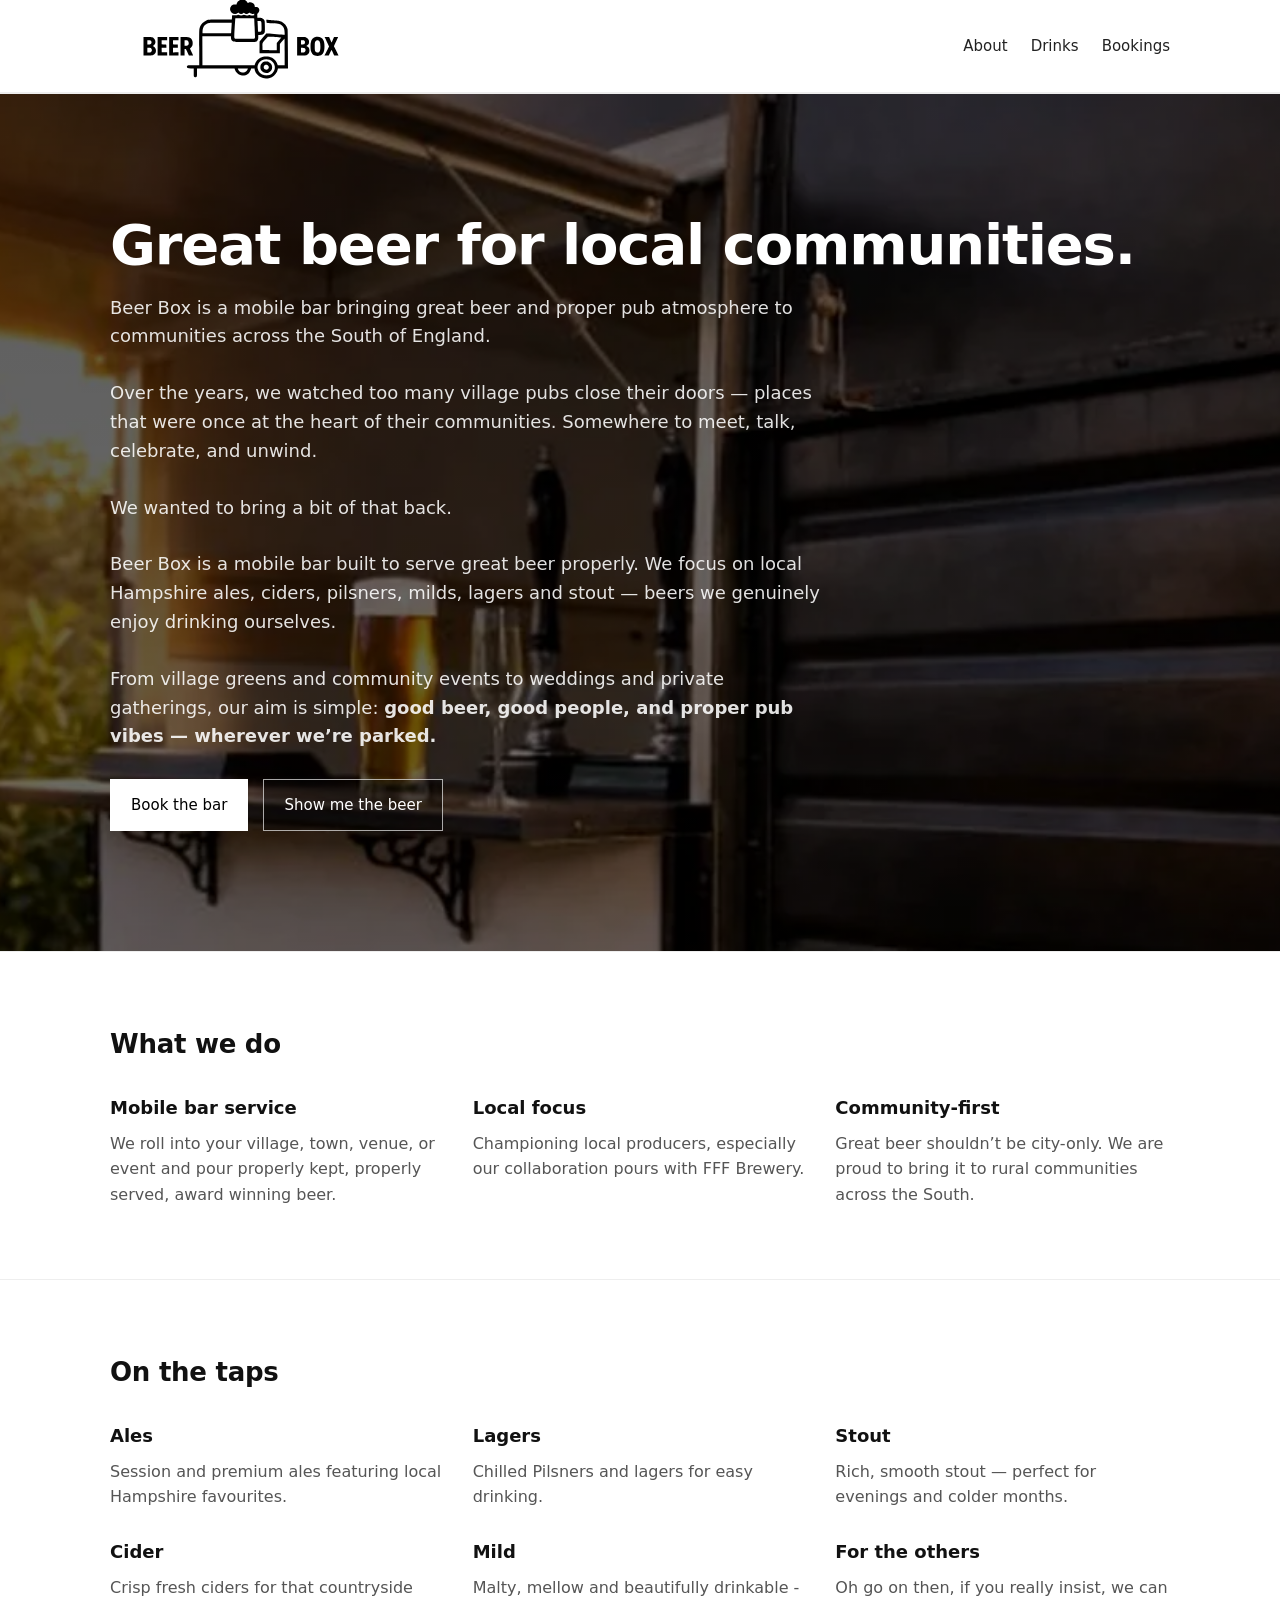
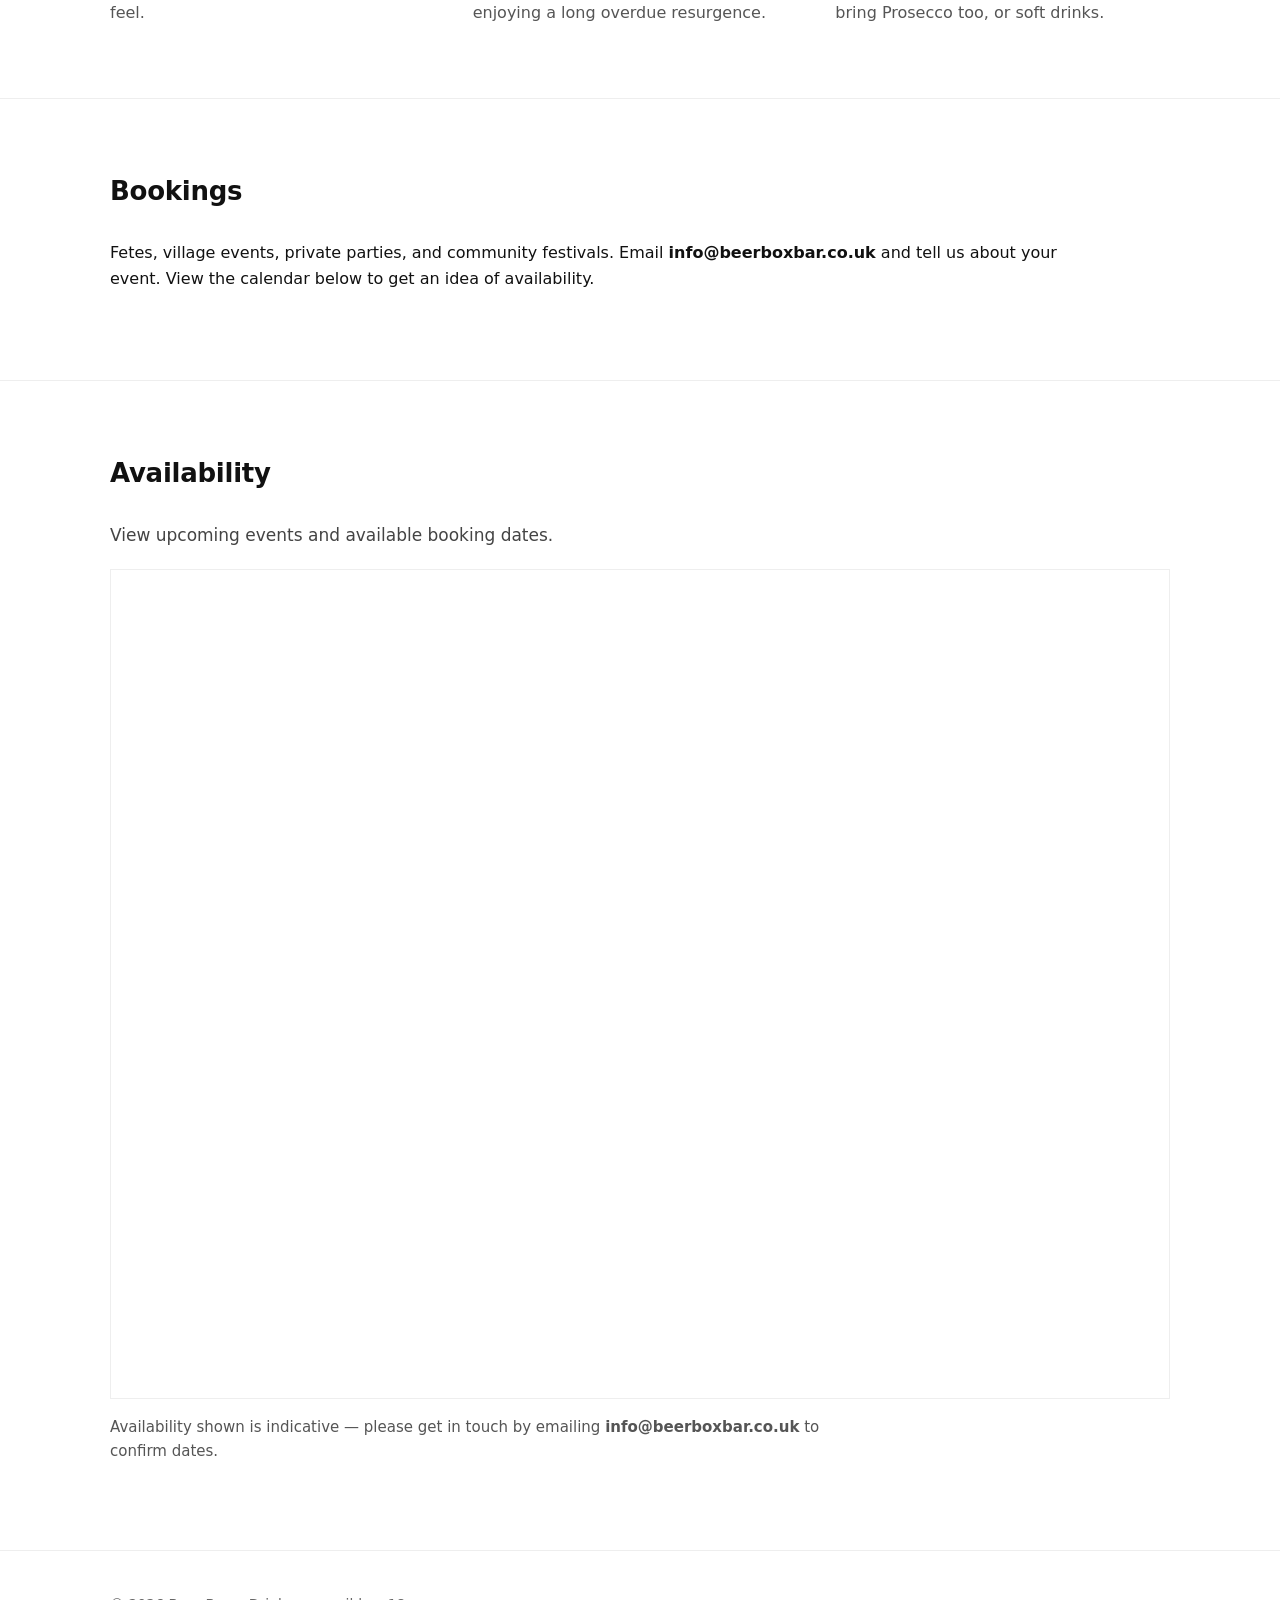
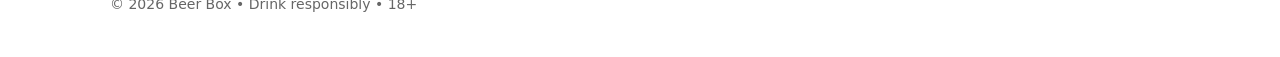
<file: index.html>
<!doctype html>
<html lang="en">
<head>
  <meta charset="utf-8">
  <title>Beer Box</title>
  <meta name="viewport" content="width=device-width, initial-scale=1">

  <style>
    /* ===== Base ===== */
    * { box-sizing: border-box; }
    body {
      margin: 0;
      font-family: system-ui, -apple-system, Segoe UI, Roboto, Helvetica, Arial, sans-serif;
      color: #111;
      background: #fff;
      line-height: 1.6;
    }
    a { color: inherit; text-decoration: none; }
    .wrap { max-width: 1100px; margin: 0 auto; padding: 0 20px; }

    /* ===== Header ===== */
   
header {
  position: sticky;
  top: 0;
  z-index: 100;
  background: #fff;
  border-bottom: 1px solid #eee;
}

    .nav {
      display: flex;
      align-items: center;
      justify-content: space-between;
      height: 92px;
      gap: 16px;
    }

    /* Logo switching */
    .brand { display: inline-flex; align-items: center; }
    .logo-wide { display: block; }
    .logo-square { display: none; }

    /* Ensures logo is visible (black) on white background */
    .brand svg {
      display: block;
      height: auto;
      color: #000;              /* currentColor = black */
      max-width: 100%;
    }


.logo-wide svg {
  width: clamp(220px, 22vw, 340px); /* responsive: grows on large screens */
}

.logo-square svg {
  width: 82px;
  height: 82px;
}


    @media (max-width: 640px) {
      .logo-wide { display: none; }
      .logo-square { display: block; }
    }

    nav a {
      margin-left: 18px;
      font-size: 15px;
      color: #222;
    }
    nav a:hover { text-decoration: underline; }

    /* ===== Hero ===== */
    .hero {
      padding: 88px 0 72px;
    }
    .hero h1 {
      font-size: clamp(32px, 5vw, 56px);
      font-weight: 650;
      letter-spacing: -0.02em;
      margin: 0 0 18px;
      line-height: 1.1;
    }
    .hero p {
      max-width: 720px;
      font-size: 18px;
      color: #444;
      margin: 0 0 28px;
    }
    .actions a {
      display: inline-block;
      padding: 13px 20px;
      border: 1px solid #000;
      margin-right: 10px;
      font-size: 15px;
    }
    .actions a.primary { background: #000; color: #fff; }

    /* ===== Sections ===== */
    section {
      padding: 72px 0;
      border-top: 1px solid #eee;
    }
    h2 {
      font-size: 26px;
      font-weight: 600;
      margin: 0 0 28px;
      letter-spacing: -0.01em;
    }
    .grid {
      display: grid;
      grid-template-columns: repeat(3, 1fr);
      gap: 28px;
    }
    @media (max-width: 900px) {
      .grid { grid-template-columns: 1fr; }
    }
    .card h3 {
      margin: 0 0 8px;
      font-size: 18px;
      font-weight: 600;
    }
    .card p {
      margin: 0;
      color: #555;
    }

    /* ===== Footer ===== */
    footer {
      padding: 42px 0;
      border-top: 1px solid #eee;
      font-size: 14px;
      color: #666;
    }
/* ===== Hero with background photo ===== */
.hero.hero--photo {
  position: relative;
  padding: 120px 0 120px;
  min-height: 70vh;

  background-image:
    linear-gradient(rgba(0,0,0,0.60), rgba(0,0,0,0.55)),
    image-set(
      url("assets/images/about-bg-960x540.webp") 1x,
      url("assets/images/about-bg-1920x1080.webp") 2x
    );
  background-size: cover;
  background-position: center;
  background-repeat: no-repeat;
}

@media (max-width: 640px) {
  .hero.hero--photo {
    min-height: 62vh;
    padding: 96px 0 96px;
  }
}

.hero.hero--photo h1,
.hero.hero--photo p { color: #fff; }
.hero.hero--photo p { color: rgba(255,255,255,0.88); }

/* Buttons */
.hero.hero--photo .actions a {
  display: inline-block;
  padding: 13px 20px;
  border: 1px solid rgba(255,255,255,0.85);
  color: #fff;
}

.hero.hero--photo .actions a.primary {
  background: #fff;
  color: #000;
  border-color: #fff;
}

.hero.hero--photo .actions a.secondary {
  background: rgba(0,0,0,0.35);
  border-color: rgba(255,255,255,0.65);
}
.hero.hero--photo .actions a.secondary:hover {
  background: rgba(0,0,0,0.48);
}
 /* ===== Bookings section logo (bottom-right) ===== */
.bookings__inner{
  position: relative;
  padding-right: 120px; /* creates room so text doesn't collide with logo */
}

.bookings__logo{
  position: absolute;
  right: 0;
  bottom: 0;
  width: 96px;         /* adjust to taste */
  height: 96px;
  color: #000;         /* black logo */
  opacity: 0.95;
}

.bookings__logo svg{
  display: block;
  width: 100%;
  height: 100%;
}

/* Mobile: keep it tidy and not too dominant */
@media (max-width: 640px){
  .bookings__inner{ padding-right: 0; padding-bottom: 110px; }
  .bookings__logo{
    right: 0;
    bottom: 0;
    width: 82px;
    height: 82px;
    opacity: 0.9;
  }
}
/* ===== Availability calendar ===== */
.calendar-section {
  padding: 72px 0;
  border-top: 1px solid #eee;
}

.calendar-intro {
  max-width: 720px;
  font-size: 17px;
  color: #444;
  margin-bottom: 20px;
}

.calendar-embed {
  border: 1px solid #eee;
}

.calendar-embed iframe {
  width: 100%;
  height: 820px;
  border: 0;
}

.calendar-note {
  max-width: 720px;
  margin-top: 16px;
  color: #555;
  font-size: 15px;
}

/* Mobile */
@media (max-width: 640px) {
  .calendar-embed iframe {
    height: 560px;
  }
}
  </style>
</head>

<body>

  <!-- Header -->
  <header>
    <div class="wrap nav">
      <a class="brand" href="#top" aria-label="Beer Box Bar Home">
        <!-- Wide (desktop) -->
        <span class="logo-wide" aria-hidden="false">
          <svg viewBox="0 0 1536 1024" xmlns="http://www.w3.org/2000/svg" role="img" aria-label="Beer Box Bar wide logo">
            <path fill="currentColor" d="m 834.91841,687.82416 c -14.7141,-3.8551 -29.09524,-13.9005 -37.6201,-26.27827 -4.28059,-6.21523 -8.54439,-17.62922 -8.57434,-22.95309 l -0.0211,-3.75 h -9.42904 -9.42904 l -1.65916,5.70729 c -7.13075,24.52897 -27.99943,37.09727 -53.59627,32.27877 -15.75155,-2.9652 -30.54096,-17.19343 -34.02717,-32.73606 l -1.17758,-5.25 H 577.04375 474.70288 v 21.06574 c 0,12.53582 -0.41692,21.84482 -1.02964,22.98962 -1.56842,2.9306 -6.64771,5.1744 -10.03116,4.4313 -1.60316,-0.3521 -3.82031,-1.7913 -4.92701,-3.1983 -1.87364,-2.3819 -2.01219,-4.0291 -2.01219,-23.92322 V 634.8428 h -15.77749 c -17.0867,0 -19.36095,-0.60372 -21.27906,-5.64875 -1.29833,-3.41486 1.20106,-9.07549 4.57328,-10.35761 1.51987,-0.57785 15.13966,-0.99364 32.54837,-0.99364 h 29.9349 v -97.34004 c 0,-93.6634 0.0746,-97.63177 1.97544,-105.06395 2.83324,-11.07785 7.37792,-18.93394 16.02433,-27.70021 5.82082,-5.90151 9.40375,-8.54149 16.0013,-11.79013 13.90302,-6.84585 16.10568,-7.03098 84.1254,-7.07078 l 59.62647,-0.0349 0.87353,-11.75 0.87353,-11.75 12.5,0.27629 c 10.46225,0.23124 13.15208,-0.026 16.5,-1.57777 3.90415,-1.80962 4.10322,-1.80852 8.30762,0.046 6.1483,2.71195 17.41166,2.71682 22.68816,0.01 l 3.97532,-2.03947 5.01445,2.02086 c 6.3039,2.5405 15.12008,2.69679 20.30236,0.35991 3.69949,-1.66824 4.0905,-1.65913 9.7828,0.2279 4.64937,1.5413 7.60223,1.85204 13.67929,1.43952 l 7.75,-0.52607 v -4.97549 c 0,-4.34924 -0.22026,-4.88384 -1.75,-4.24741 -6.50209,2.70514 -17.05755,1.20162 -22.2525,-3.16964 l -3.09343,-2.60296 -2.21568,2.08153 c -7.00562,6.58143 -19.38014,6.72646 -25.11209,0.29432 l -1.9237,-2.15869 -2.5763,2.45706 c -3.34772,3.19259 -7.16514,4.58411 -12.5763,4.58411 -5.46347,0 -9.23209,-1.39472 -12.69543,-4.69843 l -2.69543,-2.57119 -3.08563,2.59638 c -8.24262,6.93571 -23.54119,6.05775 -32.81865,-1.88341 -11.45773,-9.80738 -12.26746,-27.02184 -1.77869,-37.81399 5.60648,-5.76865 12.33437,-8.05833 21.7076,-7.38768 6.04685,0.43265 6.86623,0.28355 6.86623,-1.24947 0,-3.47821 3.10617,-10.41579 6.53934,-14.60552 2.19057,-2.67331 5.89869,-5.4616 9.85071,-7.40718 5.31499,-2.61656 7.5297,-3.12734 13.72385,-3.16513 12.52931,-0.0765 24.24382,6.08599 28.89308,15.1993 l 1.93799,3.79878 3.73896,-1.90623 c 5.8124,-2.96333 15.4015,-2.58496 22.28164,0.8792 7.28303,3.66701 11.20279,9.19958 11.82385,16.68885 l 0.45979,5.54439 6.18381,-0.13409 c 9.04608,-0.19615 13.83172,2.71812 17.02884,10.3699 3.35601,8.03206 1.05704,17.30683 -5.82956,23.51832 l -4.1323,3.7272 0.31146,10.60442 0.31146,10.60442 11.29562,0.55631 c 9.43955,0.4649 12.12406,0.97612 16.33736,3.11115 6.10858,3.09546 10.71648,8.43363 12.07991,13.99439 0.55685,2.27112 1.14848,16.72931 1.31474,32.12931 0.29455,27.28317 0.24553,28.10732 -1.9149,32.19207 -4.43033,8.37648 -12.69108,12.30793 -25.86138,12.30793 h -8.37427 v 10.9349 c 0,12.49678 -0.53754,14.44057 -5.51789,19.95322 -6.58957,7.29387 -5.76017,7.21229 -70.08591,6.89369 -56.11776,-0.27795 -56.95093,-0.31134 -60.8962,-2.44023 -8.63396,-4.65892 -12.5,-11.40422 -12.5,-21.80946 v -6.53212 h -78.00606 -78.00606 l 0.25606,78.75 0.25606,78.75 h 142.43465 142.43466 l 1.17045,-4.58818 c 3.36547,-13.1926 16.6982,-29.2648 29.96024,-36.11614 11.36007,-5.86877 17.30376,-7.23685 31.5,-7.25049 13.86436,-0.0133 20.90657,1.67456 32.5,7.7896 12.40359,6.54237 25.50189,22.67783 29.56084,36.41521 l 1.25574,4.25 h 18.84171 18.84171 v -72.5 c 0,-41.48098 -0.37931,-72.5 -0.88654,-72.5 -0.4876,0 -3.5251,3.24113 -6.75,7.2025 -3.2249,3.96138 -8.67245,10.37388 -12.10566,14.25 l -6.24219,7.0475 -0.008,25.25 -0.008,25.25 h -55.5 -55.5 l -0.0294,-3.75 c -0.0162,-2.0625 -0.003,-16.26105 0.0287,-31.55233 l 0.0581,-27.80233 18.12822,-21.69767 c 9.97052,-11.93372 18.39509,-22.0074 18.72127,-22.38596 0.32618,-0.37856 5.31805,-0.27437 11.09305,0.23153 5.775,0.50591 26.475,2.04718 46,3.42504 19.525,1.37786 37.25191,2.75178 39.39314,3.05316 l 3.89314,0.54797 -0.55609,-13.2847 c -0.78862,-18.83996 -4.33635,-27.77554 -14.77054,-37.2022 -8.72475,-7.88229 -15.15183,-9.49087 -48.45965,-12.1286 -11,-0.87112 -23.375,-1.89211 -27.5,-2.26888 l -7.49994,-0.68503 -0.7436,-7.5 c -0.40898,-4.125 -0.96772,-8.08951 -1.24164,-8.81002 -0.38047,-1.00073 0.50338,-1.1837 3.74359,-0.77497 2.33291,0.29428 9.19165,1.01366 15.24165,1.59863 6.05,0.58497 12.8,1.25028 15,1.47847 2.2,0.22819 10.3,0.90724 18,1.509 7.7,0.60176 16.7,1.75974 20,2.57327 17.55203,4.32705 32.21827,16.0792 39.4172,31.58522 2.1296,4.58722 4.3824,10.78495 5.006,13.77272 0.7801,3.73715 1.3122,37.82906 1.7054,109.25 l 0.5715,103.81768 h -27.39694 -27.39693 l -1.14649,6.69312 c -2.84002,16.57992 -15.94608,33.27714 -32.25974,41.09914 -14.90241,7.1453 -32.8705,9.0965 -47.78447,5.1891 z m 25.28447,-15.0055 c 28.64199,-4.0286 46.25774,-32.16641 36.487,-58.28107 -4.50565,-12.04242 -14.63015,-22.17176 -26.66277,-26.67554 -12.11771,-4.53562 -29.48726,-3.5175 -41.19366,2.41458 -16.72649,8.47596 -26.44098,27.4669 -23.33009,45.6082 3.39568,19.80209 17.68272,33.34193 38.96291,36.92513 6.64056,1.1182 7.8434,1.1189 15.73661,0.01 z m -20.198,-15.02936 c -7.09142,-2.79329 -14.47947,-9.65886 -17.39741,-16.16707 -1.87223,-4.17584 -2.35751,-6.95172 -2.32154,-13.27943 0.0546,-9.60186 2.55284,-15.68228 9.15923,-22.29246 6.29208,-6.29568 11.95523,-8.47456 22.3578,-8.6021 7.9593,-0.0976 9.11139,0.15534 15.46236,3.39456 12.06165,6.15186 18.09537,16.84832 17.21776,30.52333 -0.73422,11.44058 -6.97289,20.34645 -17.77411,25.37302 -7.56105,3.51868 -19.26832,3.97908 -26.70409,1.05015 z m 20.698,-17.84254 c 8.58473,-5.99602 7.4051,-18.70126 -2.20034,-23.69897 -6.17545,-3.21309 -15.47785,-0.38775 -18.52035,5.62503 -1.73187,3.42263 -1.58837,10.47164 0.28701,14.09822 3.24437,6.27393 14.11502,8.389 20.43368,3.97572 z m -126.3151,15.84015 c 7.42073,-2.78336 15.09201,-11.06524 16.85271,-18.19411 l 0.67921,-2.75 h -27.21682 -27.21682 l 0.67682,2.75 c 1.96408,7.9803 8.8835,15.32017 16.76179,17.78028 5.21732,1.62918 15.63246,1.85063 19.46311,0.41383 z m 175.3151,-139.4808 v -19.53669 l 12.42037,-14.70961 c 6.83121,-8.09028 12.25643,-14.87354 12.05606,-15.07391 -0.39065,-0.39065 -41.1265,-3.48892 -61.05186,-4.64345 l -12.07544,-0.69968 -12.42456,14.79102 c -19.0047,22.62443 -16.92457,17.77744 -16.92457,39.43662 0,10.25148 0.3,18.93906 0.66667,19.30572 0.36666,0.36667 17.91666,0.66667 39,0.66667 h 38.33333 z M 788.33774,471.48045 c 2.66438,-2.2918 2.74051,-2.64268 2.54944,-11.75 -0.10833,-5.16321 -1.09411,-28.6525 -2.19063,-52.19844 -1.09652,-23.54593 -1.99367,-43.45843 -1.99367,-44.25 0,-1.23363 -7.3477,-1.43921 -51.43873,-1.43921 h -51.43872 l -0.5378,4.25 c -0.50931,4.02499 -4.04638,62.78248 -5.29402,87.94391 -0.65604,13.23054 0.29194,17.11338 4.55998,18.67738 1.57061,0.57554 23.08631,1.00296 52.84353,1.04976 l 50.19423,0.0789 z M 661.13644,433.0928 c 0.34111,-5.3625 0.81565,-12.225 1.05453,-15.25 0.23888,-3.025 0.74024,-11.4625 1.11412,-18.75 l 0.67979,-13.25 h -59.00451 c -35.95229,0 -61.10724,0.39877 -64.38667,1.02071 -8.07784,1.53193 -17.28262,6.27585 -22.71197,11.70521 -8.88014,8.88013 -13.16018,20.9096 -13.17306,37.02408 l -0.006,7.25 h 77.90668 77.90667 z m 163.30902,-0.73712 c 2.25467,-2.62121 2.30616,-3.15461 2.20542,-22.84838 -0.0567,-11.09047 -0.46587,-22.12106 -0.9092,-24.51242 -1.22927,-6.6307 -2.75983,-7.59587 -12.70215,-8.00995 l -8.59275,-0.35788 0.60043,6.35788 c 0.33023,3.49683 0.84838,13.33287 1.15144,21.85787 0.30306,8.525 0.80141,18.73608 1.10744,22.69128 0.52895,6.8362 0.68827,7.21393 3.22661,7.65007 6.08568,1.04564 11.53297,-0.0618 13.91276,-2.82847 z m 293.03204,132.33303 c -10.4018,-3.62664 -17.8343,-12.34834 -21.4599,-25.18231 -1.9942,-7.05902 -2.8529,-32.27591 -1.4134,-41.50452 3.3689,-21.59783 12.8665,-32.71512 30.0282,-35.14908 18.6058,-2.63877 33.3932,4.50728 40.0512,19.35474 4.1118,9.1696 5.505,18.17752 5.3568,34.63526 -0.2567,28.48905 -7.4739,42.58062 -24.7656,48.35446 -6.9408,2.31757 -20.3976,2.07138 -27.7973,-0.50855 z m 21.9615,-18.458 c 5.7421,-3.6356 8.2259,-12.65572 8.2483,-29.95425 0.031,-24.08124 -4.0244,-33.76247 -14.6963,-35.08221 -5.5052,-0.6808 -10.1792,2.23552 -13.235,8.25796 -2.3139,4.56026 -2.508,6.11487 -2.8745,23.016 -0.541,24.9553 1.458,31.71092 10.3214,34.87984 4.3085,1.54041 8.667,1.14241 12.2361,-1.11734 z M 182.70288,514.32637 v -50.64726 l 22.75,0.36669 c 26.34218,0.4246 28.52042,0.96719 35.63067,8.8755 4.69993,5.22746 6.61933,10.56184 6.61933,18.39644 0,7.80905 -3.01774,13.26904 -10.26612,18.57445 l -3.76612,2.75659 4.54331,2.19938 c 8.00377,3.87456 12.49684,12.28896 12.47916,23.37037 -0.0173,10.87101 -5.42179,19.18189 -15.49023,23.82066 -4.69874,2.16481 -6.431,2.32261 -28.75,2.61903 l -23.75,0.31542 z m 39.64292,31.88159 c 8.48406,-4.02596 8.5186,-17.24724 0.0585,-22.40564 -2.44621,-1.49155 -5.02972,-1.95293 -10.95145,-1.95578 l -7.74997,-0.004 v 13 13 h 7.59887 c 4.96155,0 8.79458,-0.5674 11.04405,-1.63484 z m -2.54741,-43.02005 c 6.29581,-2.51909 8.5311,-9.11502 5.3563,-15.80542 -2.06185,-4.34503 -5.08077,-5.53969 -13.99886,-5.53969 h -7.45295 v 11.5 11.5 h 5.97976 c 3.28887,0 7.84096,-0.7447 10.11575,-1.65489 z m 39.90449,11.15489 v -50.5 h 26 26 v 9 9 h -15 -15 v 11 11 l 10.25,0.0985 c 17.09227,0.16432 15.20548,-0.94689 15.53893,9.15146 l 0.28894,8.75 h -13.06881 -13.06881 l 0.27987,12.75 0.27988,12.75 14.68535,-0.005 14.68535,-0.005 0.31465,8.75688 0.31465,8.75687 -26.25,-0.002 -26.25,-0.002 z m 63,0 v -50.5 h 25.5 25.5 v 9 9 h -15 -15 v 11 11 l 5.25,0.16867 c 2.8875,0.0928 8.77049,0.20527 13.07331,0.25 l 7.82331,0.0813 0.17669,8.75035 0.17669,8.75035 -13.25,-3.5e-4 -13.25,-3.2e-4 v 12.89278 12.89278 l 15,-0.51199 15,-0.51198 v 9.1192 9.11921 h -25.5 -25.5 z m 62,0 v -50.5 l 19.25,0.0119 c 21.39552,0.0132 27.49667,1.0362 34.22537,5.73872 4.77545,3.33745 10.03045,10.79947 11.68468,16.59207 1.80809,6.33137 1.52825,18.31985 -0.57209,24.50884 -1.73841,5.1225 -7.71175,12.57828 -11.8588,14.80184 -1.59916,0.85744 -0.8963,2.76136 7.25,19.63892 4.96146,10.2792 9.02084,18.93284 9.02084,19.23033 0,0.29748 -5.25755,0.4141 -11.68344,0.25915 l -11.68344,-0.28177 -5.64078,-12.5 c -10.47744,-23.21806 -10.00385,-22.45957 -14.24234,-22.81037 l -3.75,-0.31036 v 18.06036 18.06037 h -11 -11 z m 37.78764,-4.48992 c 6.99929,-3.17671 9.23515,-11.958 5.26898,-20.69376 -2.48048,-5.46345 -6.1544,-7.31632 -14.50696,-7.31632 h -6.54966 v 15 15 l 5.75,-0.022 c 3.51884,-0.0134 7.41372,-0.77707 10.03764,-1.96796 z m 598.21238,4.47349 v -50.64726 l 22.75,0.33184 c 22.6341,0.33016 22.7793,0.34624 28.5039,3.15729 6.0291,2.9606 10.3242,7.93344 12.5875,14.57378 1.5786,4.63145 1.4598,14.46311 -0.2222,18.3829 -1.576,3.67305 -6.7213,8.77398 -11.0907,10.99528 l -2.9716,1.51064 3.9716,1.65903 c 9.2432,3.86116 13.8261,11.68463 13.7972,23.55293 -0.029,11.95375 -4.6793,19.65386 -14.5684,24.12372 -4.9815,2.25164 -6.503,2.39282 -29.0073,2.6917 l -23.75,0.31542 z m 39.6429,31.88159 c 4.1775,-1.98233 6.3571,-5.87909 6.3571,-11.36516 0,-9.3144 -4.9523,-13 -17.4679,-13 h -7.5321 v 13 13 h 7.5989 c 4.9615,0 8.7946,-0.5674 11.044,-1.63484 z m -4.5428,-42.37635 c 5.1915,-1.4421 7.1637,-4.1253 7.6892,-10.46099 0.4158,-5.0143 0.2124,-5.67996 -2.5921,-8.4845 -2.8887,-2.8887 -3.4537,-3.04332 -11.1203,-3.04332 h -8.0769 v 11.5 11.5 l 5.25,-0.006 c 2.8875,-0.003 6.87,-0.45559 8.8501,-1.00561 z m 122.7673,43.76119 c 14.7655,-28.66234 16.1326,-31.43462 16.1326,-32.71413 0,-0.67706 -5.4,-12.27934 -12,-25.78284 -6.6,-13.50351 -12,-24.7096 -12,-24.90243 0,-0.19283 5.5125,-0.33998 12.25,-0.327 l 12.25,0.0236 6.447,14.91366 c 3.5459,8.20251 6.721,14.74435 7.0558,14.53742 0.3348,-0.20692 3.4562,-6.92868 6.9365,-14.93725 l 6.3278,-14.56103 h 11.3665 c 6.2515,0 11.3664,0.21496 11.3664,0.47768 0,0.26273 -3.4069,7.57523 -7.5708,16.25 -4.164,8.67478 -9.3791,19.65577 -11.5893,24.40221 l -4.0184,8.6299 12.5135,25.6201 12.5135,25.62011 h -11.7734 -11.7734 l -4.7401,-10.07754 c -2.6072,-5.54265 -5.8487,-12.58399 -7.2035,-15.64742 -1.3548,-3.06343 -2.8008,-5.16603 -3.2133,-4.67246 -0.4125,0.49358 -3.8325,7.53492 -7.6001,15.64742 l -6.8502,14.75 h -11.8567 -11.8567 z"
" />
          </svg>
        </span>

        <!-- Square (mobile) -->
        <span class="logo-square" aria-hidden="false">
          <svg viewBox="0 0 1024 1024" xmlns="http://www.w3.org/2000/svg" role="img" aria-label="Beer Box Bar square logo">
            <path fill="currentColor" d="m 691.95949,766.72163 c -10.10651,-2.78194 -17.07804,-8.55048 -21.17463,-17.52081 -3.89231,-8.52299 -4.87338,-17.85466 -4.3579,-41.451 0.56664,-25.93822 1.88285,-31.2435 9.9379,-40.05701 8.53923,-9.34328 18.87978,-13.15431 33.20503,-12.23778 9.89141,0.63285 17.47697,3.73508 24.13134,9.86886 9.61361,8.86152 12.48622,19.58876 12.47476,46.58477 -0.004,9.78569 -0.46636,20.61943 -1.02713,24.07497 -2.6416,16.27819 -11.70887,26.93415 -26.20133,30.79214 -6.47626,1.72403 -20.63131,1.69563 -26.98804,-0.0541 z m 24.7373,-21.53365 c 5.53433,-5.36409 5.98675,-7.89658 5.98675,-33.51214 0,-22.5981 -0.0463,-23.11503 -2.5,-27.88201 -6.11457,-11.87946 -21.06364,-11.65792 -27.25,0.40385 -2.74993,5.36164 -2.75,5.36231 -2.74442,26.93245 0.003,12.68915 0.46175,23.21766 1.11348,25.57069 2.46775,8.90955 7.75361,12.77373 16.66303,12.18134 4.38237,-0.29139 5.86957,-0.92062 8.73116,-3.69418 z M 238.18354,712.12026 v -55.08057 l 23.25,0.33057 c 23.14623,0.32908 23.27551,0.34308 28.96444,3.13671 6.79376,3.33617 13.30672,10.33033 14.97704,16.0836 3.89089,13.40183 -0.94313,26.81062 -11.66422,32.35471 l -3.01431,1.55876 3.9028,1.35118 c 6.48171,2.24403 10.58041,6.11284 13.8277,13.05215 2.72667,5.82676 2.96333,7.13771 2.54694,14.10854 -0.54176,9.0696 -2.8092,14.1623 -8.65824,19.44655 -8.50172,7.6808 -13.60674,8.73836 -42.18137,8.73836 h -21.95078 z m 40.96537,34.77412 c 9.79802,-3.37468 10.97098,-19.53381 1.7677,-24.35249 -1.96359,-1.0281 -6.47248,-1.8693 -11.48307,-2.14233 l -8.25,-0.44954 v 14.1254 14.1254 l 7.25,-0.0564 c 3.9875,-0.0311 8.80942,-0.59355 10.71537,-1.25 z M 276.54776,700.822 c 4.92455,-2.05761 7.63578,-6.07191 7.63578,-11.3057 0,-9.44937 -4.63114,-13.31548 -15.95034,-13.31548 h -7.04966 v 13 13 h 6.03212 c 3.31766,0 7.51711,-0.62047 9.3321,-1.37882 z m 43.63578,11.37882 v -55 h 26.95469 26.95468 l 0.63268,3.37245 c 0.34797,1.85484 0.48086,6.01734 0.29531,9.25 l -0.33736,5.87755 -16.25,0.27477 -16.25,0.27477 v 11.39344 c 0,6.2664 0.23028,11.99275 0.51173,12.72523 0.39113,1.01795 3.57745,1.321 13.5214,1.286 7.15532,-0.0252 13.46792,0.23742 14.028,0.58357 0.6086,0.37613 0.90175,4.39016 0.7286,9.9763 l -0.28973,9.34693 -14,0.0695 -14,0.0695 v 12.5 12.5 l 16.75,0.27418 16.75,0.27418 v 9.97581 9.97582 h -28 -28 z m 69,0 v -55 h 28 28 v 9.5 9.5 h -16.5 -16.5 v 12.5 12.5 l 6.25,0.13116 c 3.4375,0.0721 9.7375,0.11812 14,0.1022 l 7.75,-0.0289 v 9.89774 9.8978 h -14 -14 v 13 13 h 17 17 v 10 10 h -28.5 -28.5 z m 70,0 v -55 l 21.25,0.0245 c 11.6875,0.0134 23.18113,0.4699 25.54141,1.01434 11.52025,2.65736 20.48268,9.92905 24.33003,19.74023 2.95938,7.54673 3.17829,21.21826 0.46644,29.12958 -1.80982,5.27981 -9.11851,13.9456 -14.08179,16.69655 -1.8989,1.05248 -1.50576,2.09093 8.25,21.79189 5.63415,11.37766 10.24391,20.89284 10.24391,21.1448 0,0.25196 -5.57221,0.45811 -12.3827,0.45811 h -12.3827 l -7.8673,-17.17437 c -4.32701,-9.4459 -8.32803,-18.1084 -8.89114,-19.25 -0.78083,-1.58296 -2.14565,-2.14798 -5.75,-2.38042 l -4.72616,-0.30479 v 19.55479 19.55479 h -12 -12 z m 43.10212,-6.26993 c 9.23124,-6.16688 9.17585,-21.14737 -0.10161,-27.48007 -2.7285,-1.86244 -4.6488,-2.25 -11.14839,-2.25 h -7.85212 v 16 16 h 7.85212 c 6.49876,0 8.43776,-0.39124 11.25,-2.26993 z m 82.89788,6.29171 v -55.15477 l 23.25,0.3165 c 21.77787,0.29645 23.56659,0.46208 28.25,2.61584 6.52971,3.00282 12.16115,8.48178 15.10976,14.70065 3.17201,6.69002 3.30616,16.97651 0.30233,23.1816 -2.30385,4.75911 -9.27731,11.3184 -12.03307,11.3184 -0.96854,0 -2.0391,0.45 -2.37902,1 -0.34543,0.55891 0.42436,1 1.7452,1 3.19273,0 10.90661,5.02142 14.05508,9.14926 3.76738,4.9393 4.77841,8.36931 4.94974,16.79246 0.13315,6.54675 -0.24274,8.35672 -2.80869,13.52429 -3.20514,6.45482 -9.63328,12.20085 -16.26734,14.54117 -2.48593,0.87696 -11.83909,1.43728 -28.92399,1.73272 l -25.25,0.43665 z m 43.72122,33.48383 c 3.36663,-1.98872 6.27878,-7.58488 6.27878,-12.06568 0,-3.87659 -3.52188,-9.89421 -6.66979,-11.39627 -1.55662,-0.74276 -6.76771,-1.56148 -11.58021,-1.81938 l -8.75,-0.46892 v 14.24464 14.24464 l 8.75044,-0.41837 c 6.21771,-0.29727 9.68253,-0.96896 11.97078,-2.32066 z m -6.78612,-44.14263 c 7.18203,-1.43641 11.4852,-9.67909 9.13982,-17.50726 -1.75341,-5.85236 -5.64702,-7.84731 -15.32492,-7.85198 l -7.75,-0.004 v 13 13 h 5.375 c 2.95625,0 6.80829,-0.28666 8.5601,-0.63702 z m 126.0649,65.1936 c 0,-0.24388 5.85,-12.31709 13,-26.82935 7.15,-14.51227 13.00001,-26.8347 13.00001,-27.38317 0,-0.87575 -21.51837,-47.0568 -24.03427,-51.58049 -1.99544,-3.58786 -1.22298,-3.83104 11.25894,-3.54435 l 12.22463,0.28078 6.835,15.5 c 3.7592,8.525 7.1456,15.81241 7.5253,16.19426 0.3797,0.38184 3.908,-6.59316 7.8406,-15.5 l 7.1503,-16.19426 12.0997,-0.28078 c 6.6549,-0.15443 12.0998,-0.0841 12.0998,0.15619 0,0.24033 -5.625,12.27513 -12.5,26.744 -6.875,14.46886 -12.5,26.63579 -12.5,27.03761 0,0.40182 4.8375,10.55563 10.75,22.56402 5.9125,12.00839 11.9826,24.40868 13.4891,27.5562 l 2.7392,5.72276 h -12.3043 -12.3042 l -7.9663,-16.70687 -7.9664,-16.70687 -2.6588,5.45687 c -1.4624,3.00128 -3.9734,8.38187 -5.5802,11.95687 -1.6067,3.575 -3.9331,8.6375 -5.1698,11.25 l -2.2486,4.75 h -12.38984 c -6.81443,0 -12.38987,-0.19954 -12.38987,-0.44342 z M 654.40642,622.26587 c -14.55458,-3.5755 -30.48754,-13.84627 -38.57885,-24.86884 -5.11964,-6.97435 -10.2327,-18.43969 -11.68239,-26.19621 -0.66817,-3.575 -1.3439,-6.99774 -1.50164,-7.60609 -0.18946,-0.73074 -3.95859,-1.0701 -11.10663,-1 l -10.81984,0.10609 -0.78482,5.4326 c -1.18658,8.21363 -6.93113,19.20634 -13.43624,25.71145 -8.16446,8.16446 -17.7094,12.45863 -29.14153,13.11046 -15.33109,0.87414 -25.95429,-2.87849 -36.75778,-12.98462 -7.43361,-6.95378 -12.95066,-16.98404 -14.1745,-25.76989 l -0.76613,-5.5 -97.68397,-0.25492 -97.68397,-0.25491 -0.3023,22.92646 c -0.29574,22.42959 -0.35276,22.98015 -2.63127,25.40344 -1.28094,1.36233 -3.38044,2.67797 -4.66555,2.92364 -2.68371,0.51302 -7.85391,-1.40836 -9.13542,-3.39496 -0.47853,-0.74181 -1.09505,-11.67891 -1.37005,-24.30465 l -0.5,-22.95591 -14,-0.22909 c -7.7,-0.126 -15.03295,-0.25834 -16.29545,-0.2941 -3.1134,-0.0882 -7.20455,-4.38639 -7.20455,-7.56921 0,-3.7587 2.45087,-7.92456 5.47206,-9.3011 1.84328,-0.83986 11.36978,-1.19469 32.07499,-1.19469 h 29.45295 V 432.86078 c 0,-107.6054 0.0663,-111.59912 1.97544,-119.06395 2.93023,-11.45708 7.3045,-18.93908 16.48804,-28.20205 6.17289,-6.22629 9.77573,-8.93413 15.53652,-11.67699 13.75859,-6.55083 15.82292,-6.71697 83.45784,-6.71697 47.76048,0 60.54477,-0.2639 60.55451,-1.25 0.007,-0.6875 0.67623,-8.675 1.48765,-17.75 0.81142,-9.075 1.48086,-16.89475 1.48765,-17.37723 0.007,-0.48248 2.37485,-0.59209 5.26235,-0.2436 16.68005,2.01315 17.90431,1.99467 24.73303,-0.37329 l 6.62351,-2.29679 5.73424,2.14545 c 7.31111,2.73544 14.39605,2.74446 20.71442,0.0264 5.02396,-2.16125 5.47341,-2.14285 12.4448,0.50947 5.80868,2.20996 13.72552,1.99839 19.58776,-0.52348 l 4.95851,-2.13309 6.49787,2.13309 c 7.22953,2.37329 13.44118,2.7069 18.55664,0.99662 4.59311,-1.53564 5.25826,-2.29684 4.5328,-5.18732 -0.59861,-2.38506 -0.90466,-2.46781 -8.87678,-2.40012 -9.11383,0.0774 -14.80805,-1.98319 -18.51967,-6.70175 l -1.95192,-2.48146 -2.81269,2.93581 c -6.26088,6.53495 -19.00652,7.85235 -25.80463,2.66717 l -3.1913,-2.43412 -3.32133,2.56133 c -6.86283,5.29244 -21.01327,3.6997 -26.65046,-2.99972 l -2.55207,-3.03297 -1.93966,2.46588 c -1.06681,1.35624 -4.30176,3.48203 -7.18876,4.72399 -4.24304,1.8253 -6.50214,2.16778 -11.78671,1.78684 -25.05205,-1.80588 -36.01192,-29.9232 -18.49264,-47.44248 7.64932,-7.64932 17.90611,-10.0434 29.05904,-6.78281 1.93355,0.56528 2.14746,0.13583 2.64047,-5.30119 0.88682,-9.78009 5.14285,-15.65688 15.25553,-21.06509 4.46304,-2.38681 6.07391,-2.67405 15,-2.67474 9.21772,-7.1e-4 10.41921,0.23142 15.3588,2.96738 6.78186,3.75635 11.54645,9.29503 13.18206,15.32371 0.70254,2.58948 1.38714,4.85203 1.52134,5.0279 0.13419,0.17587 2.04896,-0.60107 4.25504,-1.72652 12.19162,-6.21971 26.84121,-3.94096 35.09443,5.45894 3.5492,4.04231 4.9583,7.08715 5.47029,11.82034 0.3182,2.94177 0.62864,3.15981 5.22817,3.67194 15.93675,1.77446 24.08879,18.55406 15.84706,32.61851 -1.34172,2.28964 -4.07676,5.17486 -6.07786,6.41161 l -3.63836,2.24863 0.62241,6.58839 c 0.34232,3.62362 0.6256,8.9509 0.62951,11.8384 l 0.007,5.24997 h 12.32186 c 18.6398,0 25.39762,3.17067 31.21082,14.64367 l 2.96732,5.85633 0.31613,29.64757 c 0.20375,19.10935 -0.0682,31.07471 -0.76501,33.66258 -1.91301,7.10438 -7.05918,13.3411 -13.97776,16.93985 -5.76318,2.99776 -6.9828,3.25 -15.71445,3.25 h -9.46635 l 0.67025,10.75 c 0.43749,7.01693 0.27306,12.21126 -0.47351,14.95795 -1.66793,6.13649 -6.80982,12.28027 -12.97177,15.49931 l -5.34591,2.79274 -62.63581,-0.022 c -58.50545,-0.0205 -62.89958,-0.14244 -66.63581,-1.84897 -8.7625,-4.00229 -14.44093,-12.73763 -14.47804,-22.27208 -0.0164,-4.20899 -0.42393,-5.79726 -1.60375,-6.25 -0.86998,-0.33381 -35.51998,-0.60695 -77,-0.60695 h -75.41821 v 90 90 h 142.38882 142.38871 l 0.69769,-3.75 c 1.90066,-10.21579 10.39448,-24.20436 20.09283,-33.09114 28.62331,-26.22807 75.58924,-21.8622 99.07542,9.20987 5.46003,7.22358 10.9293,18.14242 11.86665,23.69054 l 0.66579,3.94073 h 17.4121 17.41211 v -83.05105 -83.05104 l -9.93514,11.80104 c -5.46432,6.49058 -11.52242,13.60105 -13.46245,15.80105 l -3.52733,4 -0.0375,27.25 -0.0376,27.25 h -55.93728 -55.93728 l -0.31494,-32.75 c -0.17322,-18.0125 0.0803,-33.65 0.56335,-34.75 0.48306,-1.1 2.9912,-4.475 5.57364,-7.5 2.58243,-3.025 10.45622,-12.475 17.4973,-21 7.04108,-8.525 13.66232,-16.25999 14.71387,-17.18886 1.52573,-1.34774 3.26818,-1.59249 8.62663,-1.21176 12.23455,0.86929 87.75047,5.40062 90.00292,5.40062 2.18301,0 2.21181,-0.19287 2.21181,-14.84345 0,-12.24989 -0.3502,-15.86138 -2.0044,-20.66927 -4.14523,-12.04837 -12.38578,-21.35045 -23.61954,-26.66219 -7.17835,-3.39418 -12.57843,-4.34234 -32.87607,-5.77245 -8.25,-0.58127 -18.2625,-1.34298 -22.25,-1.69268 l -7.25,-0.63582 v -8.36207 -8.36207 h 3.11168 c 7.83406,0 49.94875,3.16153 54.6825,4.10498 19.8113,3.94849 40.33393,23.70001 47.05043,45.28253 1.4097,4.52996 1.6262,18.75709 1.9004,124.86249 l 0.3094,119.75 -23.77721,0.17104 c -13.07746,0.0941 -24.8703,0.20658 -26.20632,0.25 -2.21243,0.0719 -2.53694,0.7034 -3.63773,7.07896 -2.39176,13.85251 -8.45232,24.874 -19.67561,35.78126 -15.85824,15.41171 -40.83367,22.11491 -62.53466,16.78379 z m 32.33801,-19.55175 c 15.51786,-5.8409 27.36456,-19.09701 30.88018,-34.55401 1.95551,-8.59774 1.96836,-13.96717 0.0511,-21.32823 -8.22535,-31.57926 -40.61899,-47.01479 -69.30714,-33.02477 -14.14836,6.89957 -24.18816,20.82722 -26.47974,36.73383 -2.04397,14.18785 2.98233,29.34204 13.29371,40.08027 6.56109,6.8327 15.03735,11.79325 24.10371,14.1062 7.49264,1.91146 19.33871,1.04289 27.45823,-2.01329 z M 663.40606,589.1925 c -10.19465,-2.1373 -19.36004,-9.6818 -23.95504,-19.7186 -2.20732,-4.82142 -2.45392,-6.49037 -2.08846,-14.13435 0.6634,-13.87544 6.81757,-23.43277 18.6656,-28.98737 4.72882,-2.21697 7.04799,-2.65136 14.15538,-2.65136 7.28969,0 9.31367,0.39956 14.21444,2.80615 6.45008,3.1674 13.00485,9.93499 16.16887,16.69385 1.65097,3.52674 2.10768,6.44652 2.11164,13.5 0.004,7.82333 -0.35838,9.74007 -2.77473,14.66054 -6.44569,13.12552 -22.209,20.82677 -36.4977,17.83114 z m 14.47893,-20.9512 c 4.56364,-2.78261 6.62504,-7.29079 6.05352,-13.23872 -1.68263,-17.51147 -27.73595,-16.57463 -27.75123,0.9979 -0.007,8.53489 5.57218,14.19286 13.99626,14.19286 2.70311,0 5.77837,-0.77946 7.70145,-1.95204 z m -131.89582,17.78068 c 4.58511,-2.18235 7.23868,-4.27275 9.72518,-7.66121 3.59077,-4.8933 7.15545,-13.80597 5.98924,-14.97473 -1.05902,-1.06134 -55.64821,-1.45706 -56.69429,-0.41098 -0.55232,0.55232 -0.047,3.23211 1.27646,6.76942 2.86905,7.66822 9.3718,14.62222 16.19324,17.31695 9.33928,3.68938 14.00869,3.48293 23.51017,-1.03945 z m 180.22199,-161.07116 0.0276,-21.25 13.37455,-15.62382 13.37454,-15.62382 -5.15216,-0.58183 c -2.83369,-0.32001 -19.29641,-1.35597 -36.58382,-2.30213 l -31.43165,-1.7203 -3.56835,4.34915 c -1.96259,2.39204 -8.63054,10.45871 -14.81766,17.92595 l -11.24932,13.5768 -6.7e-4,21.25 -6.8e-4,21.25 h 38 38 z m -111.37784,-50.94447 2.69371,-2.69448 -2.72338,-56.30552 c -1.49786,-30.96804 -2.98266,-57.99303 -3.29955,-60.05553 l -0.57618,-3.75 h -56.22187 -56.22187 l -0.63879,9.75 c -0.35133,5.3625 -1.32357,20.775 -2.16054,34.25 -0.83697,13.475 -2.18783,34.85 -3.0019,47.5 -1.9303,29.99506 -2.01666,28.1366 1.46952,31.62277 l 2.96893,2.96893 57.5091,-0.29585 57.5091,-0.29585 z M 474.58437,343.95082 c 0.2703,-1.7875 0.97453,-11.575 1.56496,-21.75 0.59043,-10.175 1.34318,-22.6625 1.67278,-27.75 l 0.59927,-9.25 -60.36892,0.0119 c -64.25632,0.0126 -65.27749,0.0803 -74.82433,4.96073 -6.88872,3.52156 -15.39128,12.2464 -18.82535,19.31752 -3.98823,8.21214 -5.21924,14.64148 -5.21924,27.25907 v 10.45078 h 77.45469 77.45468 z m 174.42305,-12.83845 c 1.71728,-0.59865 4.03443,-2.56426 5.14923,-4.36803 1.89485,-3.06594 2.02593,-4.90054 2.01215,-28.16155 -0.0106,-17.86985 -0.36678,-25.58651 -1.26391,-27.38197 -2.06907,-4.14088 -7.16502,-5.99669 -16.47135,-5.99845 l -8.25,-0.002 0.0215,5.75 c 0.0118,3.1625 0.67939,17 1.4835,30.75 0.8041,13.75 1.46944,26.2375 1.47851,27.75 0.0163,2.70959 0.10983,2.75 6.36729,2.75 3.49292,0 7.75582,-0.4898 9.4731,-1.08845 z" />
            <!-- NOTE: For brevity, I’ve only included the START of your square path here.
                 You MUST paste the FULL square path d="" from your SVG for the full logo to render. -->
          </svg>
        </span>
      </a>

      <nav aria-label="Site">
        <a href="#about">About</a>
        <a href="#drinks">Drinks</a>
        <a href="#book">Bookings</a>
      </nav>
    </div>
  </header>

  <!-- Hero -->
  <main id="top">

<section class="hero hero--photo" id="hero">
  <div class="wrap hero__inner">

        <h1>Great beer for local communities.</h1>

 <p>
       Beer Box is a mobile bar bringing great beer and proper pub atmosphere to communities across the South of England.
      </p>

      <p>
        Over the years, we watched too many village pubs close their doors —
        places that were once at the heart of their communities. Somewhere to meet,
        talk, celebrate, and unwind.
      </p>

  <p>
        We wanted to bring a bit of that back.
      </p>

 <p>
        Beer Box is a mobile bar built to serve great beer properly. We focus on local Hampshire ales, ciders,
        pilsners, milds, lagers and stout — beers we genuinely enjoy drinking ourselves.
      </p>


      <p>
        From village greens and community events to weddings and private gatherings,
        our aim is simple:
        <strong>good beer, good people, and proper pub vibes — wherever we’re parked.</strong>
      </p>
    
    

<div class="actions">
  <a class="primary" href="#book">Book the bar</a>
  <a class="secondary" href="#drinks">Show me the beer</a>
</div>

  </div>
</section>


    <section id="about">
      <div class="wrap">
        <h2>What we do</h2>
        <div class="grid">
          <div class="card">
            <h3>Mobile bar service</h3>
            <p>We roll into your village, town, venue, or event and pour properly kept, properly served, award winning beer.</p>
          </div>
          <div class="card">
            <h3>Local focus</h3>
            <p>Championing local producers, especially our collaboration pours with FFF Brewery.</p>
          </div>
          <div class="card">
            <h3>Community-first</h3>
            <p>Great beer shouldn’t be city-only. We are proud to bring it to rural communities across the South.</p>
          </div>
        </div>
      </div>
    </section>

    <section id="drinks">
      <div class="wrap">
        <h2>On the taps</h2>
        <div class="grid">
          <div class="card">
            <h3>Ales</h3>
            <p>Session and premium ales featuring local Hampshire favourites.</p>
          </div>
          <div class="card">
            <h3>Lagers</h3>
            <p>Chilled Pilsners and lagers for easy drinking.</p>
          </div>
          <div class="card">
            <h3>Stout</h3>
            <p>Rich, smooth stout — perfect for evenings and colder months.</p>
          </div>
            <div class="card">
            <h3>Cider</h3>
            <p>Crisp fresh ciders for that countryside feel.</p>
          </div>
            <div class="card">
            <h3>Mild</h3>
            <p>Malty, mellow and beautifully drinkable - enjoying a long overdue resurgence.</p>
          </div>
           <div class="card">
            <h3>For the others</h3>
            <p>Oh go on then, if you really insist, we can bring Prosecco too, or soft drinks.</p>
          </div>
        </div>
      </div>
    </section>

<section id="book" class="bookings">
  <div class="wrap bookings__inner">
    <div class="bookings__content">
      <h2>Bookings</h2>
      <p>
        Fetes, village events, private parties, and community festivals.
        Email <strong>info@beerboxbar.co.uk</strong> and tell us about your event. View the calendar below to get an idea of availability.
      </p>
    </div>


  </div>
</section>
<section id="calendar" class="calendar-section">
  <div class="wrap">
    <h2>Availability</h2>
    <p class="calendar-intro">
      View upcoming events and available booking dates.
    </p>

    <div class="calendar-embed">
<iframe src="https://calendar.google.com/calendar/embed?height=600&wkst=1&ctz=Europe%2FLondon&showTabs=0&showPrint=0&showCalendars=0&showTitle=0&src=ZTFlNjRiMTk1YjEzMGY1YjhhMDFhNTc0NDAyMzZkOTAwM2UxYTM1N2UwZTQ3YThhZTZkZjRiMDk1N2NlNjU0NUBncm91cC5jYWxlbmRhci5nb29nbGUuY29t&src=ZW4tZ2IudWsjaG9saWRheUBncm91cC52LmNhbGVuZGFyLmdvb2dsZS5jb20&color=%237986cb&color=%230b8043" style="border-width:0" width="800" height="600" frameborder="0" scrolling="no"></iframe>
    
    </div>

    <p class="calendar-note">
      Availability shown is indicative — please get in touch by emailing <strong>info@beerboxbar.co.uk</strong> to confirm dates.
    </p>
  </div>
</section>
    
  </main>

  <footer>
    <div class="wrap">
      © <span id="year"></span> Beer Box • Drink responsibly • 18+
    </div>
  </footer>

  <script>
    document.getElementById('year').textContent = new Date().getFullYear();
  </script>

</body>
</html>
</file>
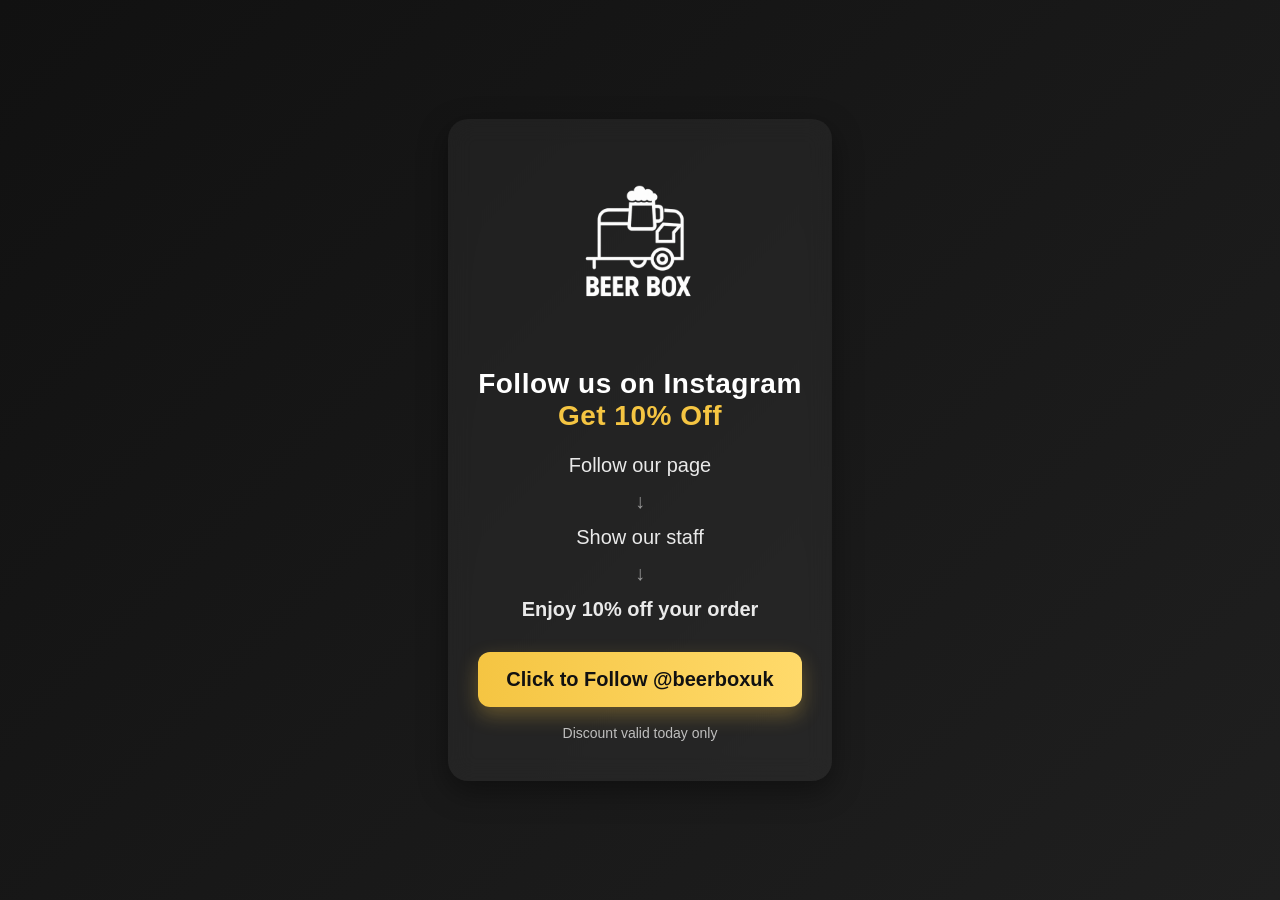
<file: discount.html>
<html>
<head>
<meta charset="UTF-8">
<meta name="viewport" content="width=device-width, initial-scale=1.0">
<title>Beer Box | 10% Off</title>

<style>
    body {
        margin: 0;
        font-family: -apple-system, BlinkMacSystemFont, "Segoe UI", Roboto, sans-serif;
        background: linear-gradient(135deg, #111 0%, #1f1f1f 100%);
        color: white;
        display: flex;
        justify-content: center;
        align-items: center;
        height: 100vh;
        text-align: center;
    }

    .card {
        max-width: 420px;
        padding: 40px 30px;
        background: rgba(255,255,255,0.05);
        backdrop-filter: blur(12px);
        border-radius: 20px;
        box-shadow: 0 10px 30px rgba(0,0,0,0.4);
    }

    h1 {
        font-size: 28px;
        margin-bottom: 15px;
        letter-spacing: 0.5px;
    }

    .highlight {
        color: #f5c542;
    }

    .steps {
        margin: 15px 0;
        font-size: 20px;
        line-height: 1.8;
        opacity: 0.9;
    }

    .arrow {
        opacity: 0.6;
    }

    .btn {
        display: block;
        margin-top: 25px;
        padding: 16px;
        background: linear-gradient(90deg, #f5c542, #ffda6b);
        color: #111;
        font-weight: bold;
        text-decoration: none;
        border-radius: 12px;
        font-size: 20px;
        transition: transform 0.2s ease, box-shadow 0.2s ease;
        box-shadow: 0 8px 20px rgba(245,197,66,0.3);
    }

    .btn:active {
        transform: scale(0.98);
    }

    .small {
        margin-top: 18px;
        font-size: 14px;
        opacity: 0.7;
    }
    
    .logo {
    max-width: 180px;
    width: 70%;
    margin-bottom: 10px;
}
</style>
</head>

<body>

<div class="card">
    <img src="logowhite.png" alt="Beer Box Logo" class="logo">
    <h1>Follow us on Instagram<br><span class="highlight">Get 10% Off</span></h1>

    <div class="steps">
        Follow our page<br>
        <span class="arrow">↓</span><br>
        Show our staff<br>
        <span class="arrow">↓</span><br>
        <strong>Enjoy 10% off your order</strong>
    </div>

    <a class="btn" href="https://instagram.com/beerboxuk" target="_blank">
        Click to Follow @beerboxuk
    </a>

    <div class="small">
        Discount valid today only
    </div>
</div>

</body>
</html>
</file>
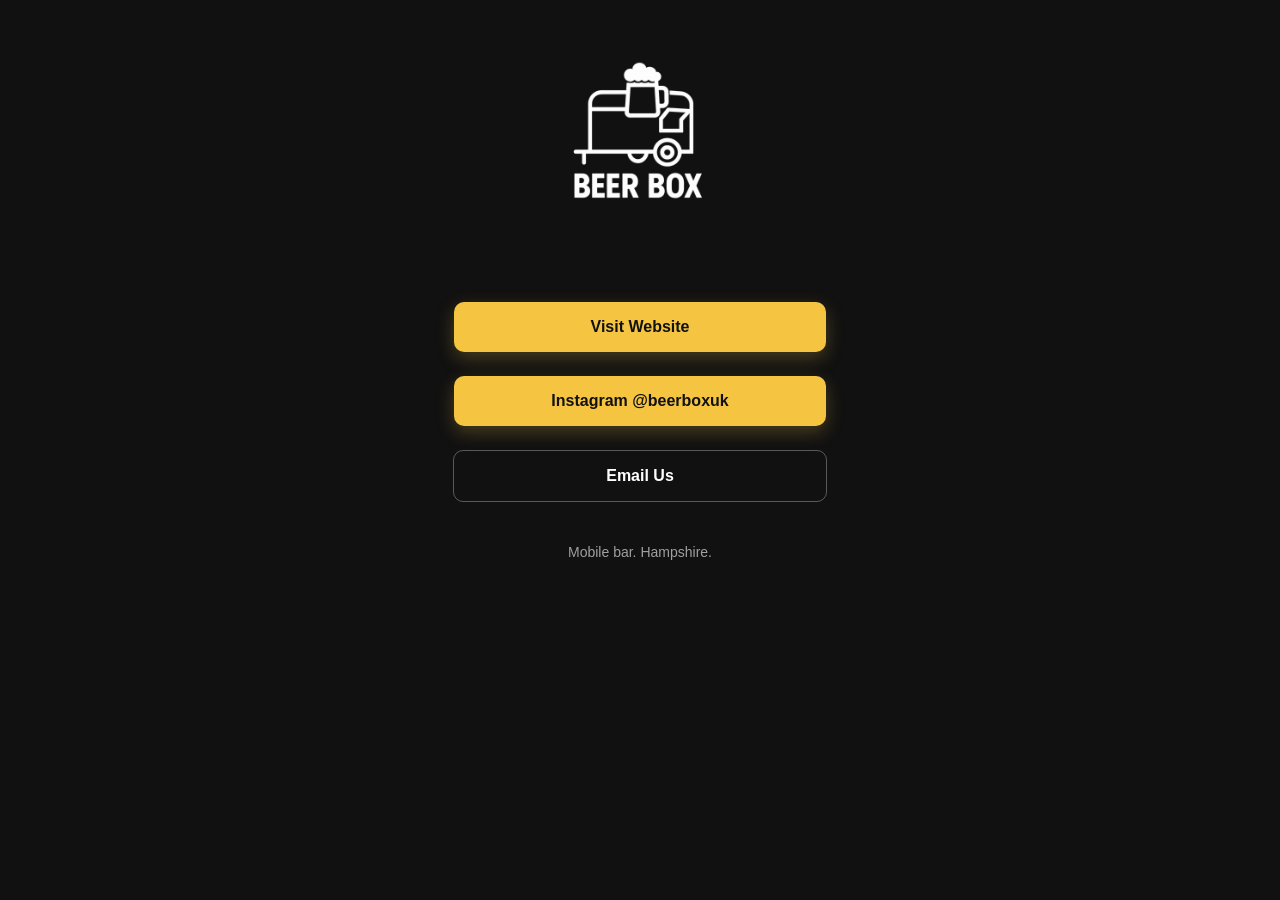
<file: links.html>
<!DOCTYPE html>
<html lang="en">
<head>
  <meta charset="UTF-8">
  <title>Beer Box Bar</title>
  <meta name="viewport" content="width=device-width, initial-scale=1">

  <style>
body {
  margin: 0;
  font-family: -apple-system, BlinkMacSystemFont, "Segoe UI", Roboto, sans-serif;
  background: #111;
  color: #fff;
  display: flex;
  flex-direction: column;
  align-items: center;
  text-align: center;
  padding: 30px 20px 40px; /* smaller top padding */
}

    .logo {
      max-width: 220px;
      width: 70%;
      height: auto;
      margin-bottom: 40px;
    }

    .link-btn {
      display: block;
      width: 100%;
      max-width: 340px;
      padding: 16px;
      margin: 12px 0;
      text-decoration: none;
      color: #111;
      background: #f5c542;
      border-radius: 10px;
      font-weight: 600;
      font-size: 16px;
      transition: transform 0.15s ease, box-shadow 0.15s ease;
      box-shadow: 0 6px 18px rgba(245,197,66,0.25);
    }

    .link-btn:active {
      transform: scale(0.98);
    }

    .secondary {
      background: transparent;
      color: #fff;
      border: 1px solid rgba(255,255,255,0.3);
      box-shadow: none;
    }

    .secondary:hover {
      background: rgba(255,255,255,0.08);
    }

    .footer {
      margin-top: 30px;
      font-size: 14px;
      opacity: 0.6;
    }
  </style>
</head>

<body>

  <!-- Logo -->
  <img src="logowhite.png" alt="Beer Box Bar logo" class="logo">

  <!-- Links -->
  <a href="https://beerboxbar.co.uk" target="_blank" rel="noopener" class="link-btn">
    Visit Website
  </a>

  <a href="https://instagram.com/beerboxuk" target="_blank" rel="noopener" class="link-btn">
    Instagram @beerboxuk
  </a>

  <a href="mailto:info@beerboxbar.co.uk" class="link-btn secondary">
    Email Us
  </a>

  <div class="footer">
    Mobile bar. Hampshire.
  </div>

</body>
</html>
</file>
